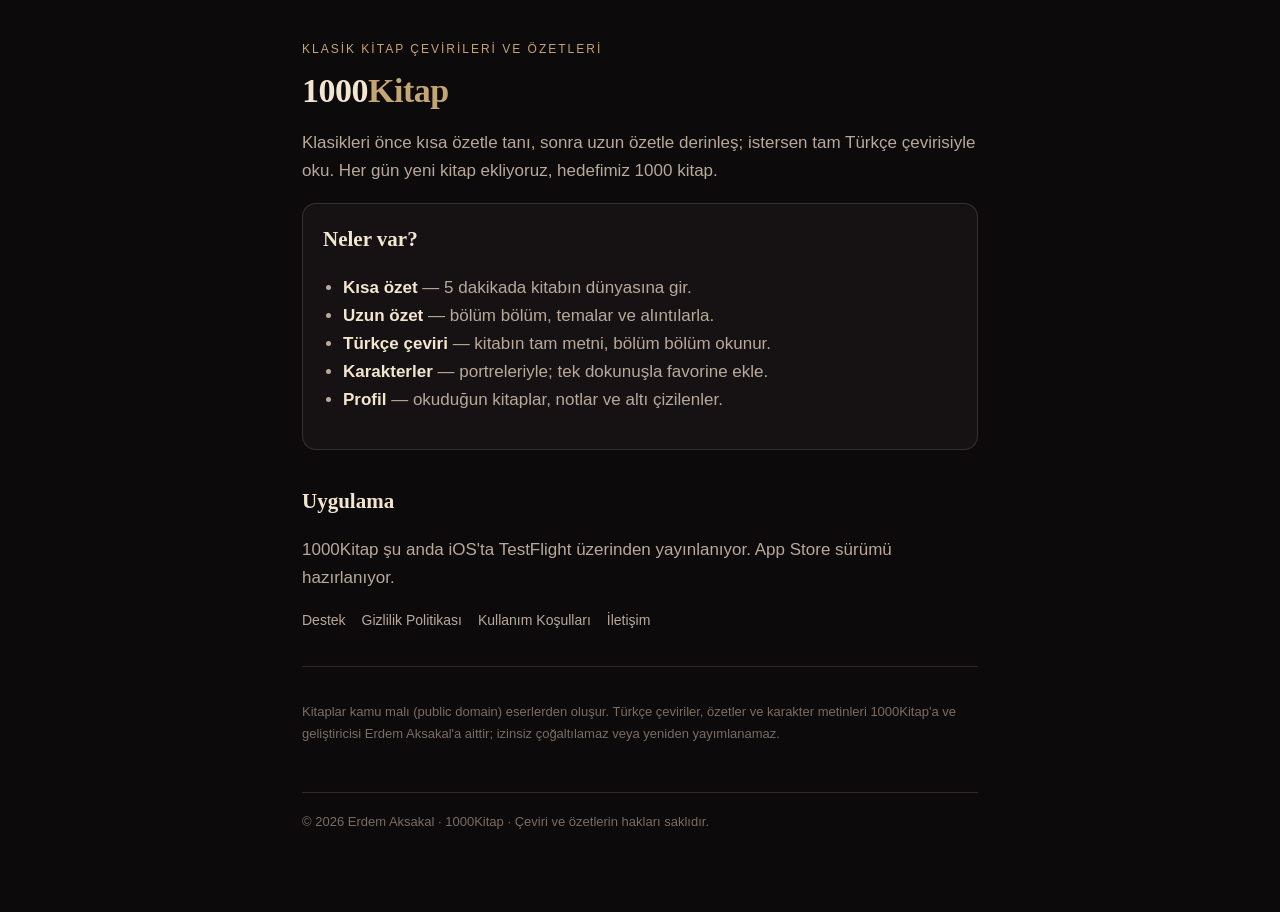
<file: index.html>
<!doctype html>
<html lang="tr">
<head>
<meta charset="utf-8">
<meta name="viewport" content="width=device-width, initial-scale=1">
<title>1000Kitap — Klasik kitap özetleri ve Türkçe çevirileri</title>
<meta name="description" content="Klasikleri kısa ve uzun özetle keşfet, Türkçe çevirisiyle oku. Her gün yeni kitap; hedef 1000 kitap.">
<link rel="stylesheet" href="style.css">
</head>
<body>
<div class="wrap">

  <p class="kicker">Klasik kitap çevirileri ve özetleri</p>
  <h1 class="brand">1000<span>Kitap</span></h1>

  <p>Klasikleri önce kısa özetle tanı, sonra uzun özetle derinleş; istersen tam
  Türkçe çevirisiyle oku. Her gün yeni kitap ekliyoruz, hedefimiz 1000 kitap.</p>

  <div class="card">
    <h2 style="margin-top:0">Neler var?</h2>
    <ul>
      <li><strong>Kısa özet</strong> — 5 dakikada kitabın dünyasına gir.</li>
      <li><strong>Uzun özet</strong> — bölüm bölüm, temalar ve alıntılarla.</li>
      <li><strong>Türkçe çeviri</strong> — kitabın tam metni, bölüm bölüm okunur.</li>
      <li><strong>Karakterler</strong> — portreleriyle; tek dokunuşla favorine ekle.</li>
      <li><strong>Profil</strong> — okuduğun kitaplar, notlar ve altı çizilenler.</li>
    </ul>
  </div>

  <h2>Uygulama</h2>
  <p>1000Kitap şu anda iOS'ta TestFlight üzerinden yayınlanıyor. App Store sürümü
  hazırlanıyor.</p>

  <div class="nav">
    <a href="support.html">Destek</a>
    <a href="privacy.html">Gizlilik Politikası</a>
    <a href="terms.html">Kullanım Koşulları</a>
    <a href="mailto:erdemaksakal1@gmail.com">İletişim</a>
  </div>

  <hr>
  <p class="small">Kitaplar kamu malı (public domain) eserlerden oluşur. Türkçe
  çeviriler, özetler ve karakter metinleri 1000Kitap'a ve geliştiricisi
  Erdem Aksakal'a aittir; izinsiz çoğaltılamaz veya yeniden yayımlanamaz.</p>

  <footer>
    © 2026 Erdem Aksakal · 1000Kitap · Çeviri ve özetlerin hakları saklıdır.
  </footer>
</div>
</body>
</html>
</file>
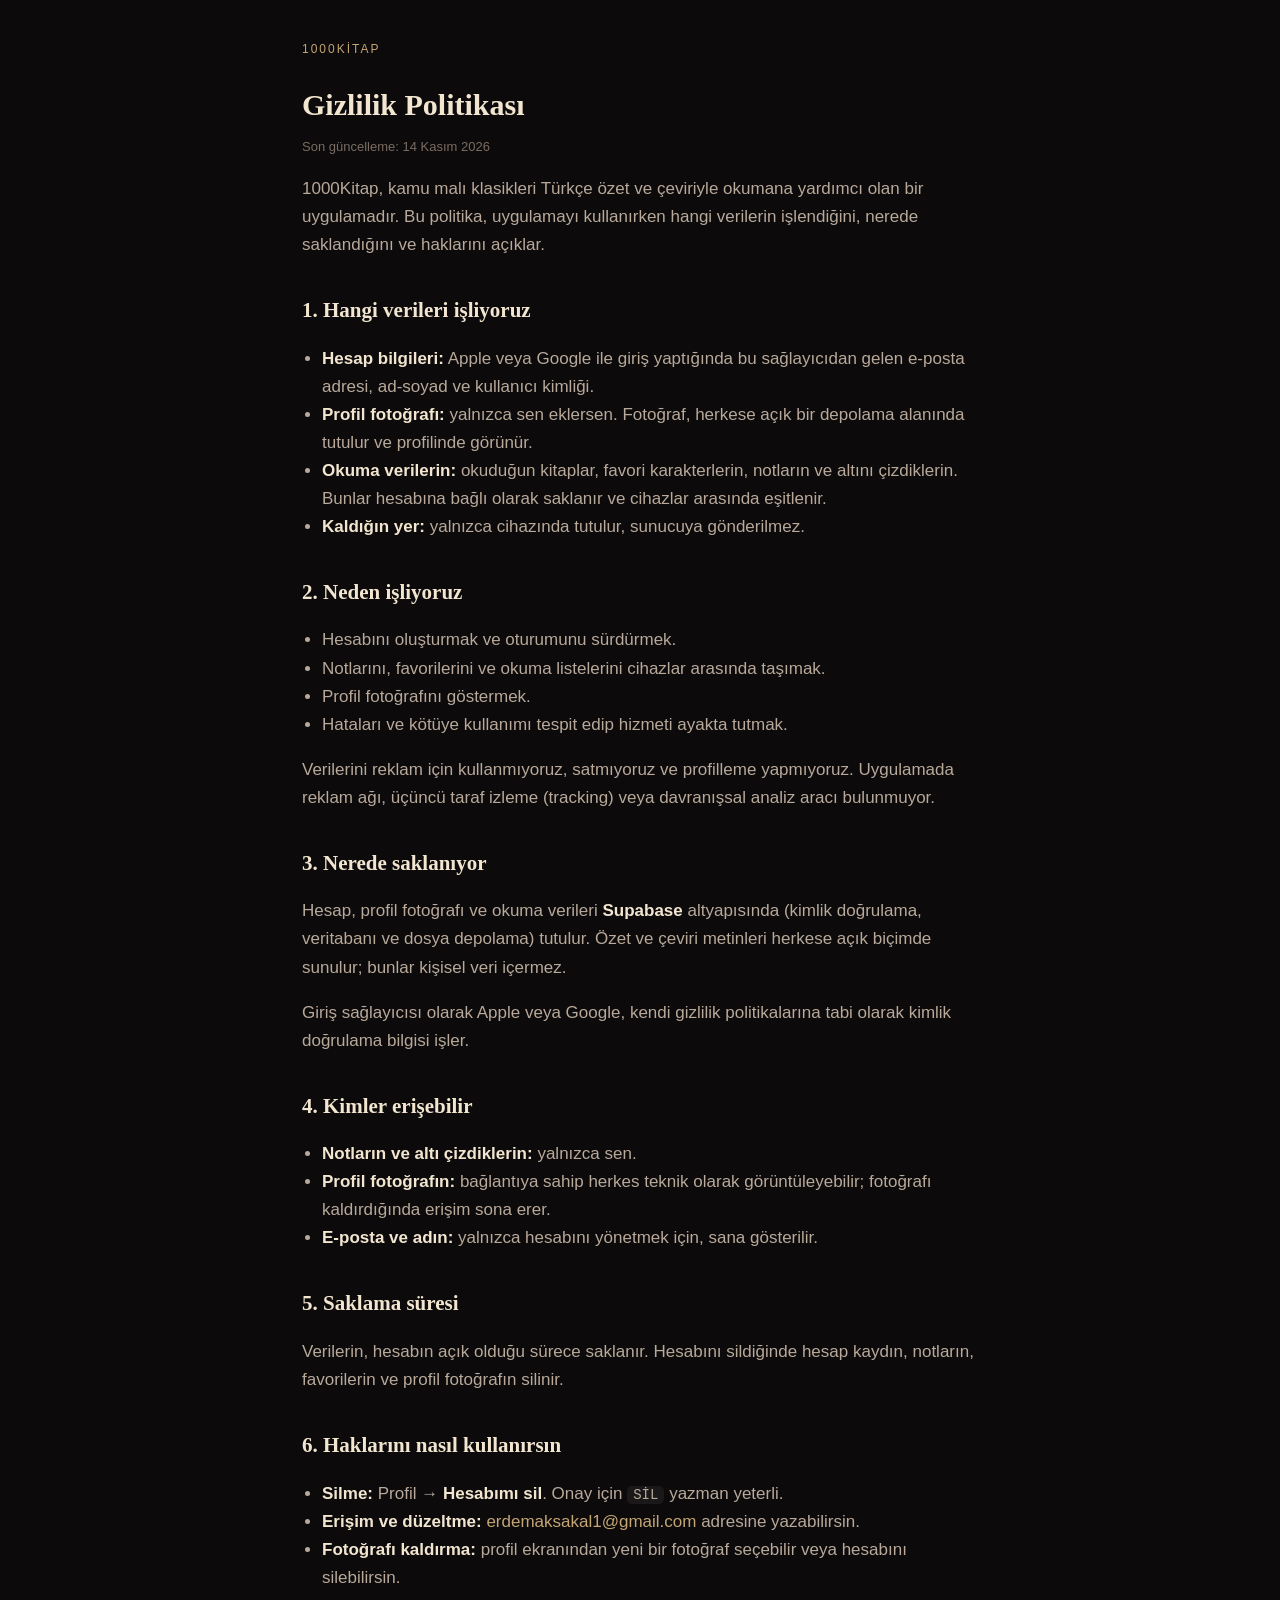
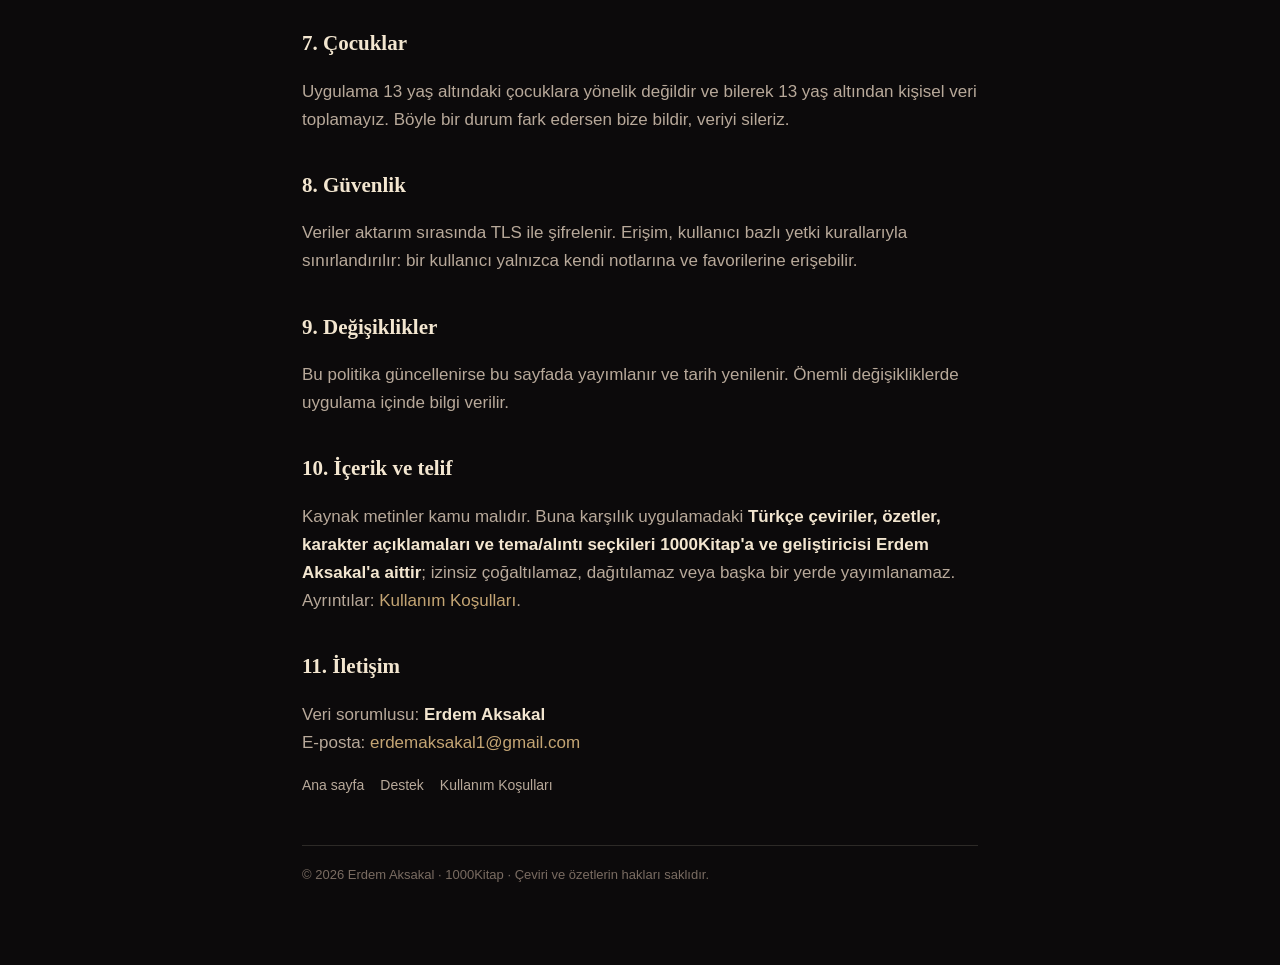
<file: privacy.html>
<!doctype html>
<html lang="tr">
<head>
<meta charset="utf-8">
<meta name="viewport" content="width=device-width, initial-scale=1">
<title>Gizlilik Politikası — 1000Kitap</title>
<meta name="description" content="1000Kitap gizlilik politikası: hangi verileri topluyoruz, nerede saklıyoruz, nasıl siliyorsun.">
<link rel="stylesheet" href="style.css">
</head>
<body>
<div class="wrap">

  <p class="kicker">1000Kitap</p>
  <h1>Gizlilik Politikası</h1>
  <p class="small">Son güncelleme: 14 Kasım 2026</p>

  <p>1000Kitap, kamu malı klasikleri Türkçe özet ve çeviriyle okumana yardımcı olan bir
  uygulamadır. Bu politika, uygulamayı kullanırken hangi verilerin işlendiğini,
  nerede saklandığını ve haklarını açıklar.</p>

  <h2>1. Hangi verileri işliyoruz</h2>
  <ul>
    <li><strong>Hesap bilgileri:</strong> Apple veya Google ile giriş yaptığında bu
    sağlayıcıdan gelen e-posta adresi, ad-soyad ve kullanıcı kimliği.</li>
    <li><strong>Profil fotoğrafı:</strong> yalnızca sen eklersen. Fotoğraf, herkese açık
    bir depolama alanında tutulur ve profilinde görünür.</li>
    <li><strong>Okuma verilerin:</strong> okuduğun kitaplar, favori karakterlerin,
    notların ve altını çizdiklerin. Bunlar hesabına bağlı olarak saklanır ve
    cihazlar arasında eşitlenir.</li>
    <li><strong>Kaldığın yer:</strong> yalnızca cihazında tutulur, sunucuya gönderilmez.</li>
  </ul>

  <h2>2. Neden işliyoruz</h2>
  <ul>
    <li>Hesabını oluşturmak ve oturumunu sürdürmek.</li>
    <li>Notlarını, favorilerini ve okuma listelerini cihazlar arasında taşımak.</li>
    <li>Profil fotoğrafını göstermek.</li>
    <li>Hataları ve kötüye kullanımı tespit edip hizmeti ayakta tutmak.</li>
  </ul>
  <p>Verilerini reklam için kullanmıyoruz, satmıyoruz ve profilleme yapmıyoruz.
  Uygulamada reklam ağı, üçüncü taraf izleme (tracking) veya davranışsal analiz
  aracı bulunmuyor.</p>

  <h2>3. Nerede saklanıyor</h2>
  <p>Hesap, profil fotoğrafı ve okuma verileri <strong>Supabase</strong> altyapısında
  (kimlik doğrulama, veritabanı ve dosya depolama) tutulur. Özet ve çeviri metinleri
  herkese açık biçimde sunulur; bunlar kişisel veri içermez.</p>
  <p>Giriş sağlayıcısı olarak Apple veya Google, kendi gizlilik politikalarına tabi
  olarak kimlik doğrulama bilgisi işler.</p>

  <h2>4. Kimler erişebilir</h2>
  <ul>
    <li><strong>Notların ve altı çizdiklerin:</strong> yalnızca sen.</li>
    <li><strong>Profil fotoğrafın:</strong> bağlantıya sahip herkes teknik olarak
    görüntüleyebilir; fotoğrafı kaldırdığında erişim sona erer.</li>
    <li><strong>E-posta ve adın:</strong> yalnızca hesabını yönetmek için, sana
    gösterilir.</li>
  </ul>

  <h2>5. Saklama süresi</h2>
  <p>Verilerin, hesabın açık olduğu sürece saklanır. Hesabını sildiğinde hesap
  kaydın, notların, favorilerin ve profil fotoğrafın silinir.</p>

  <h2>6. Haklarını nasıl kullanırsın</h2>
  <ul>
    <li><strong>Silme:</strong> Profil → <strong>Hesabımı sil</strong>. Onay için
    <code>SİL</code> yazman yeterli.</li>
    <li><strong>Erişim ve düzeltme:</strong> <a href="mailto:erdemaksakal1@gmail.com">erdemaksakal1@gmail.com</a>
    adresine yazabilirsin.</li>
    <li><strong>Fotoğrafı kaldırma:</strong> profil ekranından yeni bir fotoğraf
    seçebilir veya hesabını silebilirsin.</li>
  </ul>

  <h2>7. Çocuklar</h2>
  <p>Uygulama 13 yaş altındaki çocuklara yönelik değildir ve bilerek 13 yaş altından
  kişisel veri toplamayız. Böyle bir durum fark edersen bize bildir, veriyi sileriz.</p>

  <h2>8. Güvenlik</h2>
  <p>Veriler aktarım sırasında TLS ile şifrelenir. Erişim, kullanıcı bazlı yetki
  kurallarıyla sınırlandırılır: bir kullanıcı yalnızca kendi notlarına ve
  favorilerine erişebilir.</p>

  <h2>9. Değişiklikler</h2>
  <p>Bu politika güncellenirse bu sayfada yayımlanır ve tarih yenilenir. Önemli
  değişikliklerde uygulama içinde bilgi verilir.</p>

  <h2>10. İçerik ve telif</h2>
  <p>Kaynak metinler kamu malıdır. Buna karşılık uygulamadaki <strong>Türkçe
  çeviriler, özetler, karakter açıklamaları ve tema/alıntı seçkileri 1000Kitap'a ve
  geliştiricisi Erdem Aksakal'a aittir</strong>; izinsiz çoğaltılamaz, dağıtılamaz
  veya başka bir yerde yayımlanamaz. Ayrıntılar:
  <a href="terms.html">Kullanım Koşulları</a>.</p>

  <h2>11. İletişim</h2>
  <p>Veri sorumlusu: <strong>Erdem Aksakal</strong><br>
  E-posta: <a href="mailto:erdemaksakal1@gmail.com">erdemaksakal1@gmail.com</a></p>

  <div class="nav">
    <a href="index.html">Ana sayfa</a>
    <a href="support.html">Destek</a>
    <a href="terms.html">Kullanım Koşulları</a>
  </div>

  <footer>© 2026 Erdem Aksakal · 1000Kitap · Çeviri ve özetlerin hakları saklıdır.</footer>
</div>
</body>
</html>
</file>
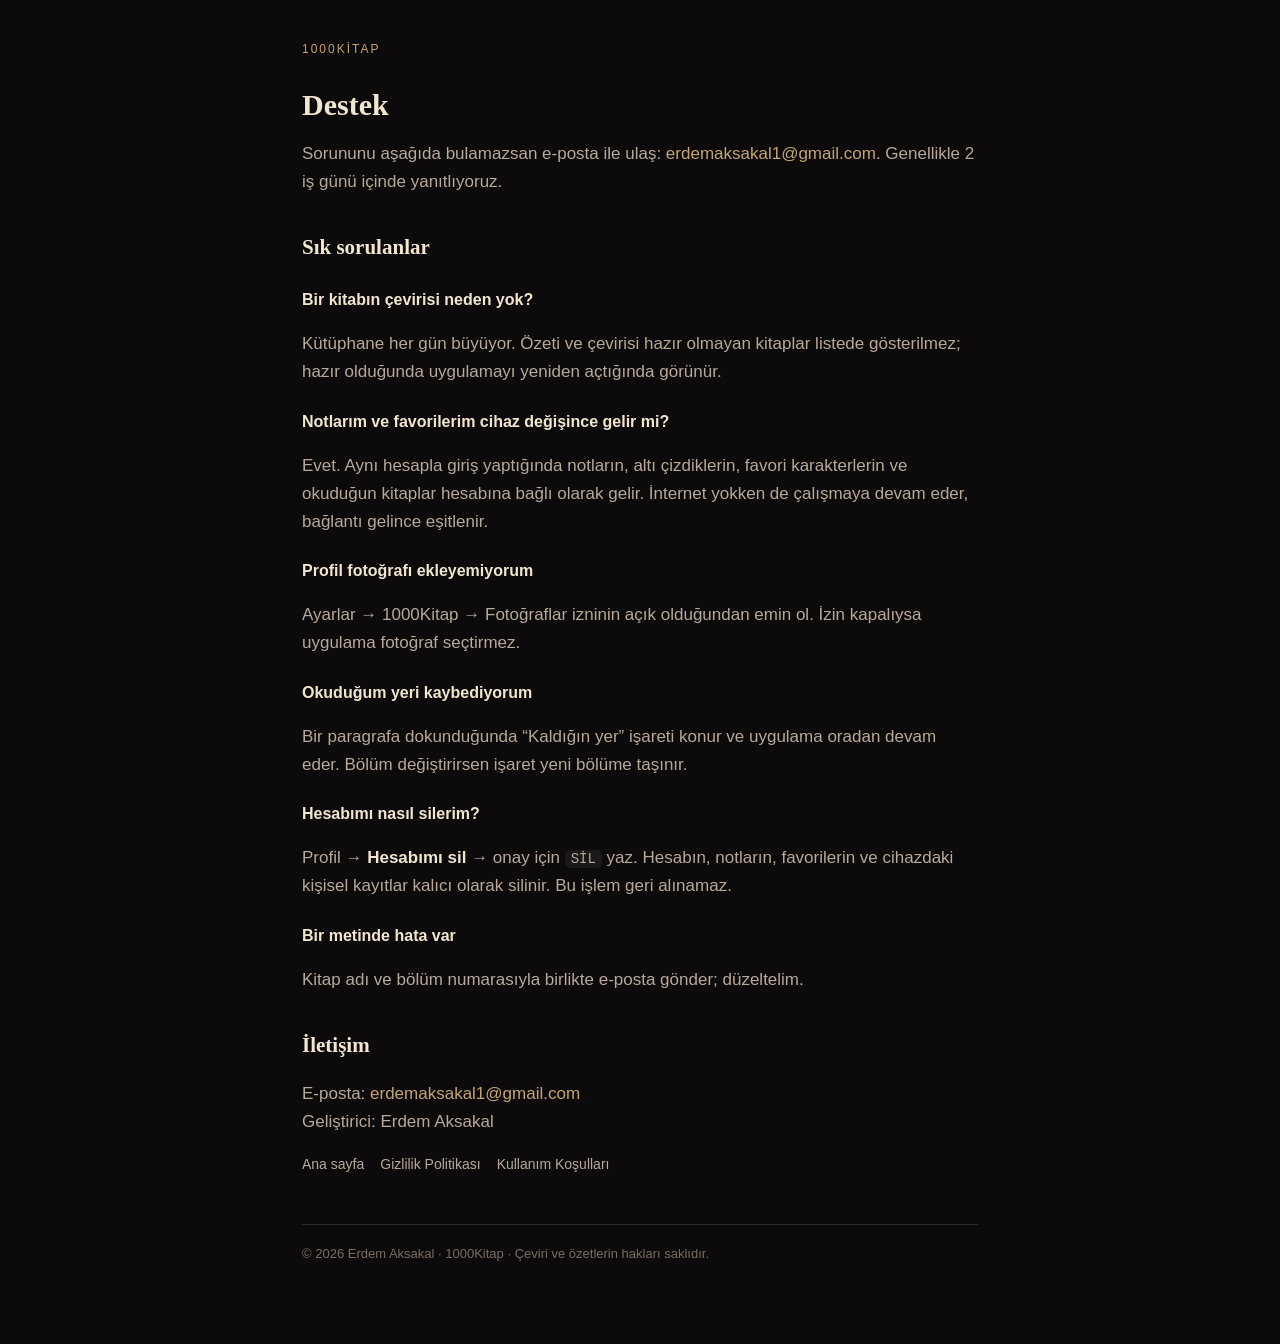
<file: support.html>
<!doctype html>
<html lang="tr">
<head>
<meta charset="utf-8">
<meta name="viewport" content="width=device-width, initial-scale=1">
<title>Destek — 1000Kitap</title>
<meta name="description" content="1000Kitap destek: hesap, fotoğraf, senkron ve hesap silme hakkında yardım.">
<link rel="stylesheet" href="style.css">
</head>
<body>
<div class="wrap">

  <p class="kicker">1000Kitap</p>
  <h1>Destek</h1>
  <p>Sorununu aşağıda bulamazsan e-posta ile ulaş: <a href="mailto:erdemaksakal1@gmail.com">erdemaksakal1@gmail.com</a>.
  Genellikle 2 iş günü içinde yanıtlıyoruz.</p>

  <h2>Sık sorulanlar</h2>

  <h3>Bir kitabın çevirisi neden yok?</h3>
  <p>Kütüphane her gün büyüyor. Özeti ve çevirisi hazır olmayan kitaplar listede
  gösterilmez; hazır olduğunda uygulamayı yeniden açtığında görünür.</p>

  <h3>Notlarım ve favorilerim cihaz değişince gelir mi?</h3>
  <p>Evet. Aynı hesapla giriş yaptığında notların, altı çizdiklerin, favori
  karakterlerin ve okuduğun kitaplar hesabına bağlı olarak gelir. İnternet yokken
  de çalışmaya devam eder, bağlantı gelince eşitlenir.</p>

  <h3>Profil fotoğrafı ekleyemiyorum</h3>
  <p>Ayarlar → 1000Kitap → Fotoğraflar izninin açık olduğundan emin ol. İzin
  kapalıysa uygulama fotoğraf seçtirmez.</p>

  <h3>Okuduğum yeri kaybediyorum</h3>
  <p>Bir paragrafa dokunduğunda “Kaldığın yer” işareti konur ve uygulama oradan
  devam eder. Bölüm değiştirirsen işaret yeni bölüme taşınır.</p>

  <h3>Hesabımı nasıl silerim?</h3>
  <p>Profil → <strong>Hesabımı sil</strong> → onay için <code>SİL</code> yaz. Hesabın,
  notların, favorilerin ve cihazdaki kişisel kayıtlar kalıcı olarak silinir. Bu işlem
  geri alınamaz.</p>

  <h3>Bir metinde hata var</h3>
  <p>Kitap adı ve bölüm numarasıyla birlikte e-posta gönder; düzeltelim.</p>

  <h2>İletişim</h2>
  <p>E-posta: <a href="mailto:erdemaksakal1@gmail.com">erdemaksakal1@gmail.com</a><br>
  Geliştirici: Erdem Aksakal</p>

  <div class="nav">
    <a href="index.html">Ana sayfa</a>
    <a href="privacy.html">Gizlilik Politikası</a>
    <a href="terms.html">Kullanım Koşulları</a>
  </div>

  <footer>© 2026 Erdem Aksakal · 1000Kitap · Çeviri ve özetlerin hakları saklıdır.</footer>
</div>
</body>
</html>
</file>
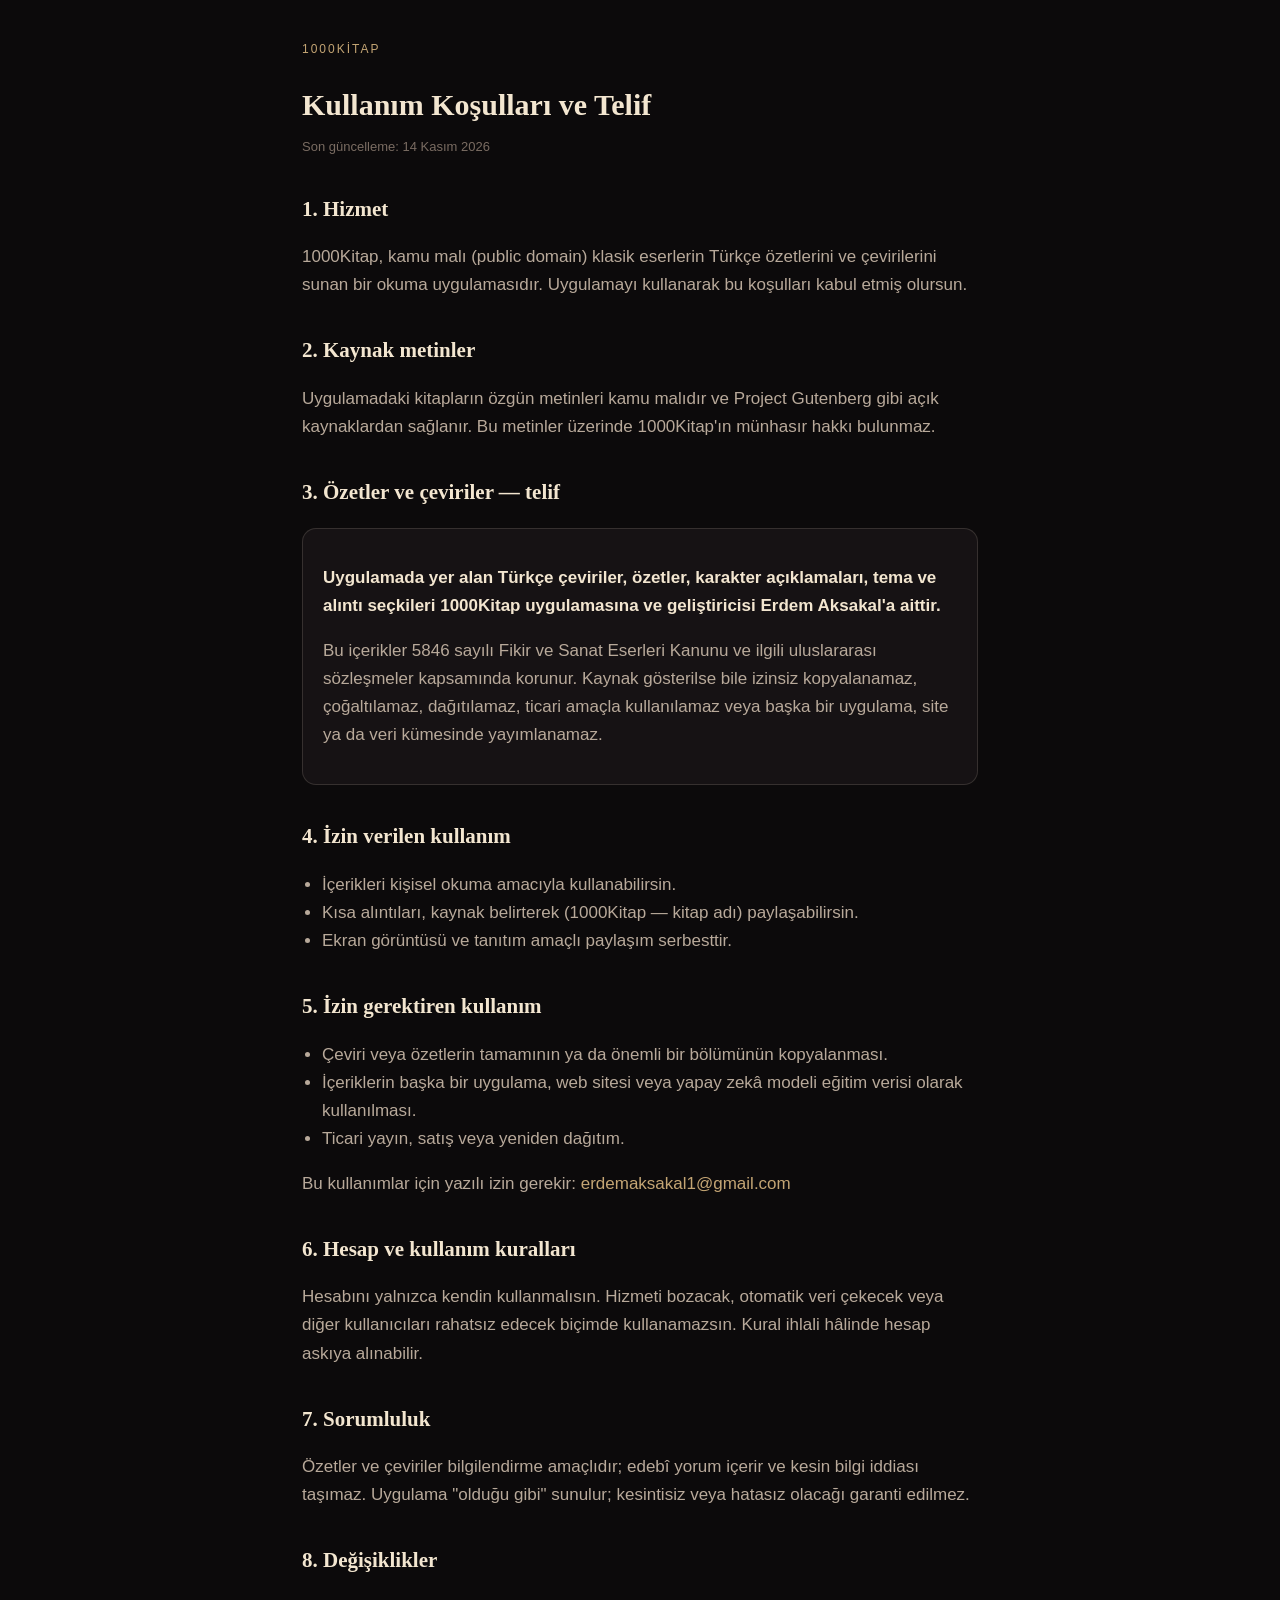
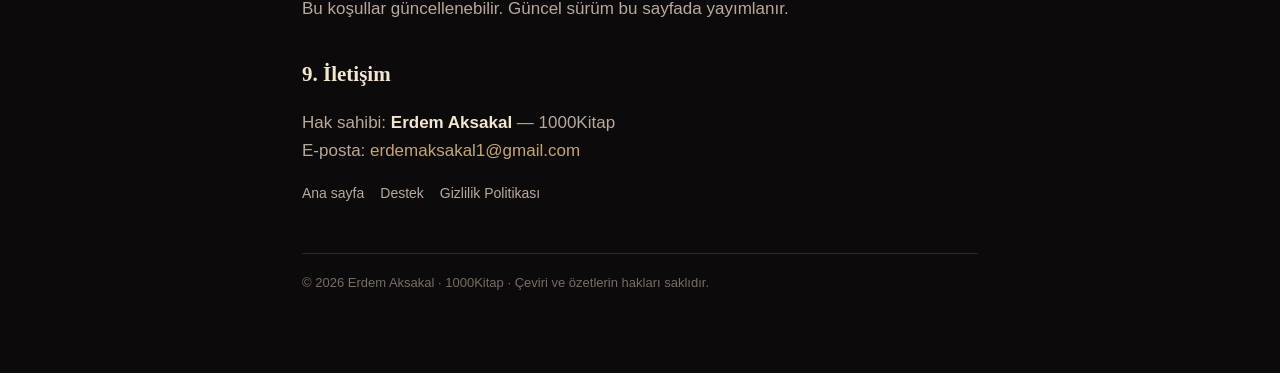
<file: terms.html>
<!doctype html>
<html lang="tr">
<head>
<meta charset="utf-8">
<meta name="viewport" content="width=device-width, initial-scale=1">
<title>Kullanım Koşulları ve Telif — 1000Kitap</title>
<meta name="description" content="1000Kitap kullanım koşulları ve telif hakları: çeviri ve özetlerin hakları geliştiriciye aittir.">
<link rel="stylesheet" href="style.css">
</head>
<body>
<div class="wrap">

  <p class="kicker">1000Kitap</p>
  <h1>Kullanım Koşulları ve Telif</h1>
  <p class="small">Son güncelleme: 14 Kasım 2026</p>

  <h2>1. Hizmet</h2>
  <p>1000Kitap, kamu malı (public domain) klasik eserlerin Türkçe özetlerini ve
  çevirilerini sunan bir okuma uygulamasıdır. Uygulamayı kullanarak bu koşulları
  kabul etmiş olursun.</p>

  <h2>2. Kaynak metinler</h2>
  <p>Uygulamadaki kitapların özgün metinleri kamu malıdır ve Project Gutenberg gibi
  açık kaynaklardan sağlanır. Bu metinler üzerinde 1000Kitap'ın münhasır hakkı
  bulunmaz.</p>

  <h2>3. Özetler ve çeviriler — telif</h2>
  <div class="card">
    <p><strong>Uygulamada yer alan Türkçe çeviriler, özetler, karakter
    açıklamaları, tema ve alıntı seçkileri 1000Kitap uygulamasına ve
    geliştiricisi Erdem Aksakal'a aittir.</strong></p>
    <p>Bu içerikler 5846 sayılı Fikir ve Sanat Eserleri Kanunu ve ilgili uluslararası
    sözleşmeler kapsamında korunur. Kaynak gösterilse bile izinsiz kopyalanamaz,
    çoğaltılamaz, dağıtılamaz, ticari amaçla kullanılamaz veya başka bir uygulama,
    site ya da veri kümesinde yayımlanamaz.</p>
  </div>

  <h2>4. İzin verilen kullanım</h2>
  <ul>
    <li>İçerikleri kişisel okuma amacıyla kullanabilirsin.</li>
    <li>Kısa alıntıları, kaynak belirterek (1000Kitap — kitap adı) paylaşabilirsin.</li>
    <li>Ekran görüntüsü ve tanıtım amaçlı paylaşım serbesttir.</li>
  </ul>

  <h2>5. İzin gerektiren kullanım</h2>
  <ul>
    <li>Çeviri veya özetlerin tamamının ya da önemli bir bölümünün kopyalanması.</li>
    <li>İçeriklerin başka bir uygulama, web sitesi veya yapay zekâ modeli eğitim
    verisi olarak kullanılması.</li>
    <li>Ticari yayın, satış veya yeniden dağıtım.</li>
  </ul>
  <p>Bu kullanımlar için yazılı izin gerekir:
  <a href="mailto:erdemaksakal1@gmail.com">erdemaksakal1@gmail.com</a></p>

  <h2>6. Hesap ve kullanım kuralları</h2>
  <p>Hesabını yalnızca kendin kullanmalısın. Hizmeti bozacak, otomatik veri çekecek
  veya diğer kullanıcıları rahatsız edecek biçimde kullanamazsın. Kural ihlali
  hâlinde hesap askıya alınabilir.</p>

  <h2>7. Sorumluluk</h2>
  <p>Özetler ve çeviriler bilgilendirme amaçlıdır; edebî yorum içerir ve kesin bilgi
  iddiası taşımaz. Uygulama "olduğu gibi" sunulur; kesintisiz veya hatasız olacağı
  garanti edilmez.</p>

  <h2>8. Değişiklikler</h2>
  <p>Bu koşullar güncellenebilir. Güncel sürüm bu sayfada yayımlanır.</p>

  <h2>9. İletişim</h2>
  <p>Hak sahibi: <strong>Erdem Aksakal</strong> — 1000Kitap<br>
  E-posta: <a href="mailto:erdemaksakal1@gmail.com">erdemaksakal1@gmail.com</a></p>

  <div class="nav">
    <a href="index.html">Ana sayfa</a>
    <a href="support.html">Destek</a>
    <a href="privacy.html">Gizlilik Politikası</a>
  </div>

  <footer>© 2026 Erdem Aksakal · 1000Kitap · Çeviri ve özetlerin hakları saklıdır.</footer>
</div>
</body>
</html>
</file>
<file: style.css>
:root {
  --bg: #0c0a0b;
  --surface: #161214;
  --line: rgba(243, 230, 208, 0.14);
  --cream: #f3e6d0;
  --muted: #b8a99a;
  --faint: #7a6c62;
  --gold: #c4a574;
}
* { box-sizing: border-box; }
html { -webkit-text-size-adjust: 100%; }
body {
  margin: 0;
  background: var(--bg);
  color: var(--cream);
  font-family: -apple-system, BlinkMacSystemFont, "Segoe UI", Roboto, Helvetica, Arial, sans-serif;
  line-height: 1.65;
  font-size: 17px;
}
a { color: var(--gold); text-decoration: none; }
a:hover { text-decoration: underline; }
.wrap { max-width: 720px; margin: 0 auto; padding: 40px 22px 80px; }
.brand { font-family: Georgia, "Times New Roman", serif; font-size: 34px; letter-spacing: -0.5px; margin: 0; }
.brand span { color: var(--gold); }
.kicker {
  color: var(--gold); font-size: 12px; letter-spacing: 2px; text-transform: uppercase;
  margin: 0 0 10px;
}
h1 { font-family: Georgia, "Times New Roman", serif; font-size: 30px; line-height: 1.25; margin: 26px 0 10px; }
h2 { font-family: Georgia, "Times New Roman", serif; font-size: 21px; margin: 34px 0 8px; }
h3 { font-size: 16px; margin: 22px 0 6px; color: var(--cream); }
p, li { color: var(--muted); }
strong { color: var(--cream); font-weight: 600; }
ul { padding-left: 20px; }
hr { border: 0; border-top: 1px solid var(--line); margin: 34px 0; }
.card {
  background: var(--surface); border: 1px solid var(--line); border-radius: 14px;
  padding: 18px 20px; margin: 18px 0;
}
.grid { display: grid; gap: 12px; grid-template-columns: repeat(auto-fit, minmax(220px, 1fr)); }
.nav { display: flex; gap: 16px; flex-wrap: wrap; font-size: 14px; margin-top: 14px; }
.nav a { color: var(--muted); }
.nav a:hover { color: var(--gold); }
footer { border-top: 1px solid var(--line); margin-top: 48px; padding-top: 18px; font-size: 13px; color: var(--faint); }
.small { font-size: 13px; color: var(--faint); }
code { background: rgba(255,255,255,0.06); padding: 1px 6px; border-radius: 5px; font-size: 14px; }
</file>
